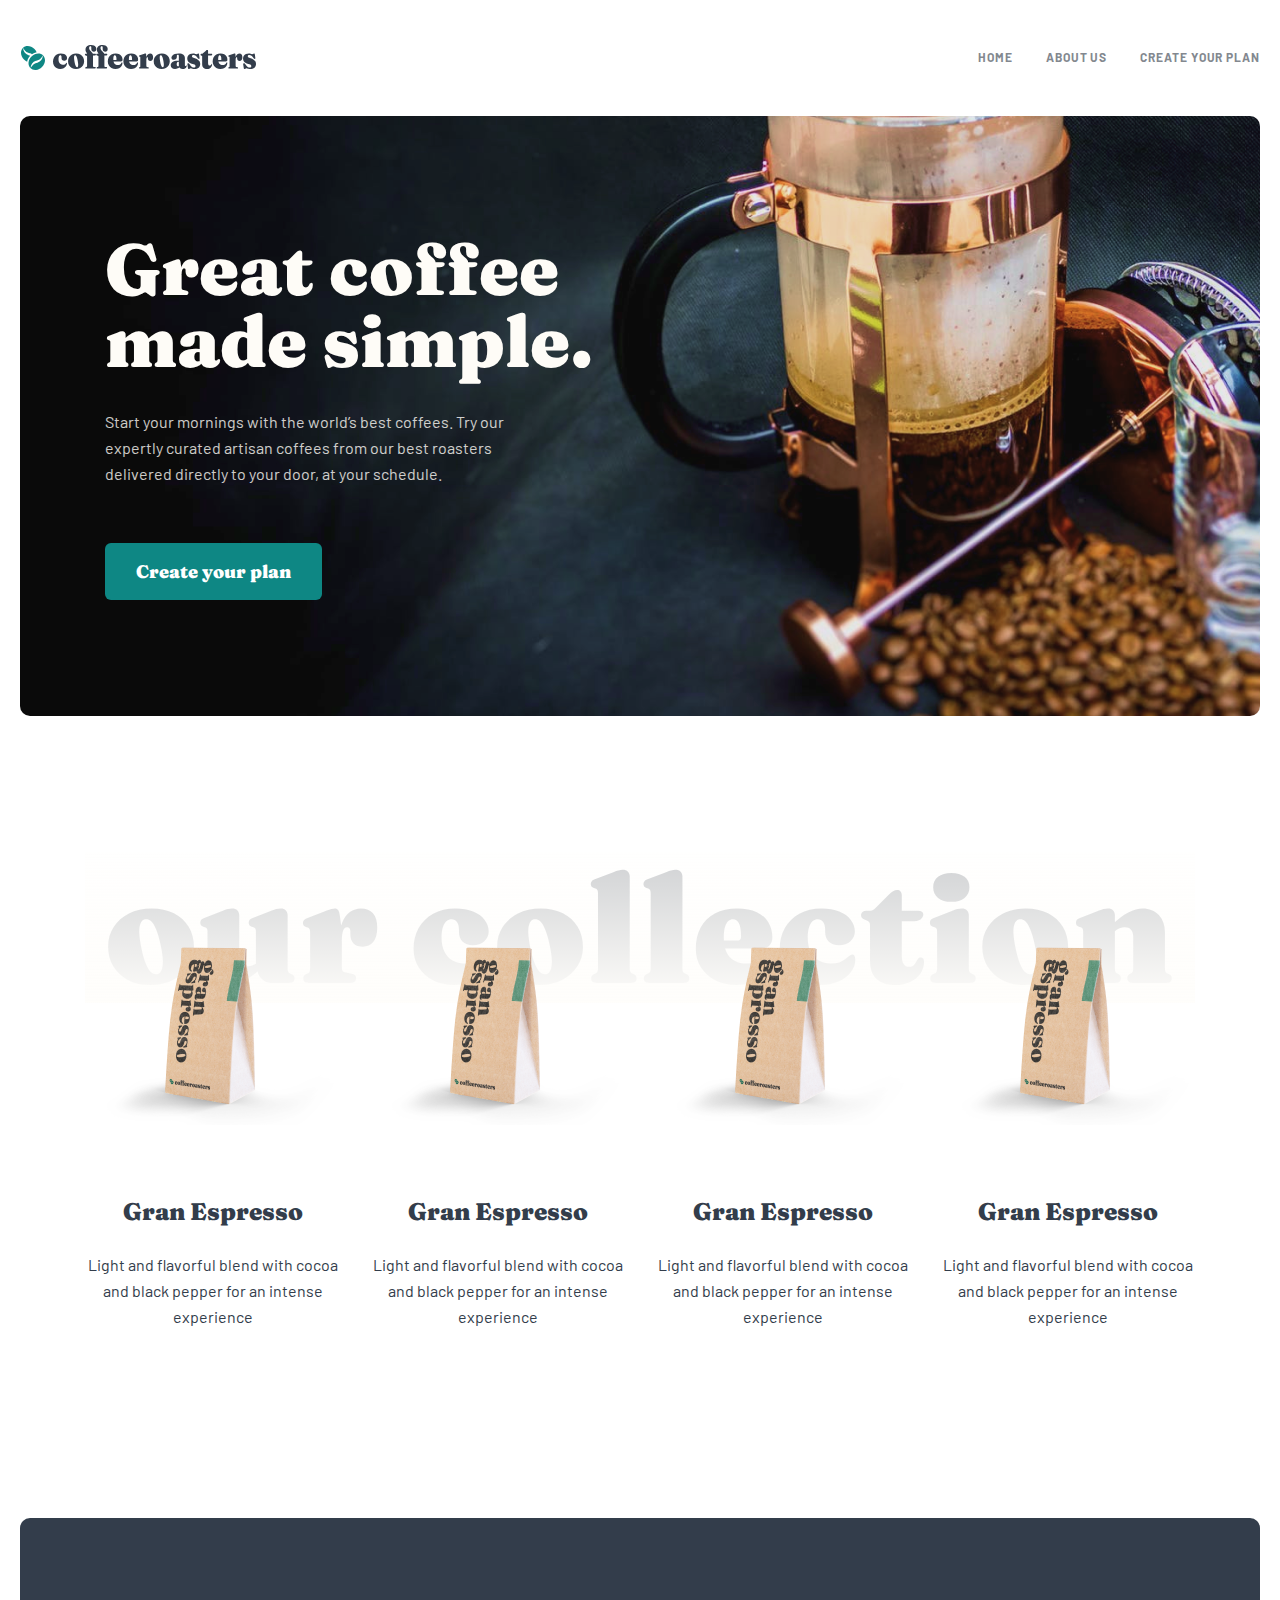
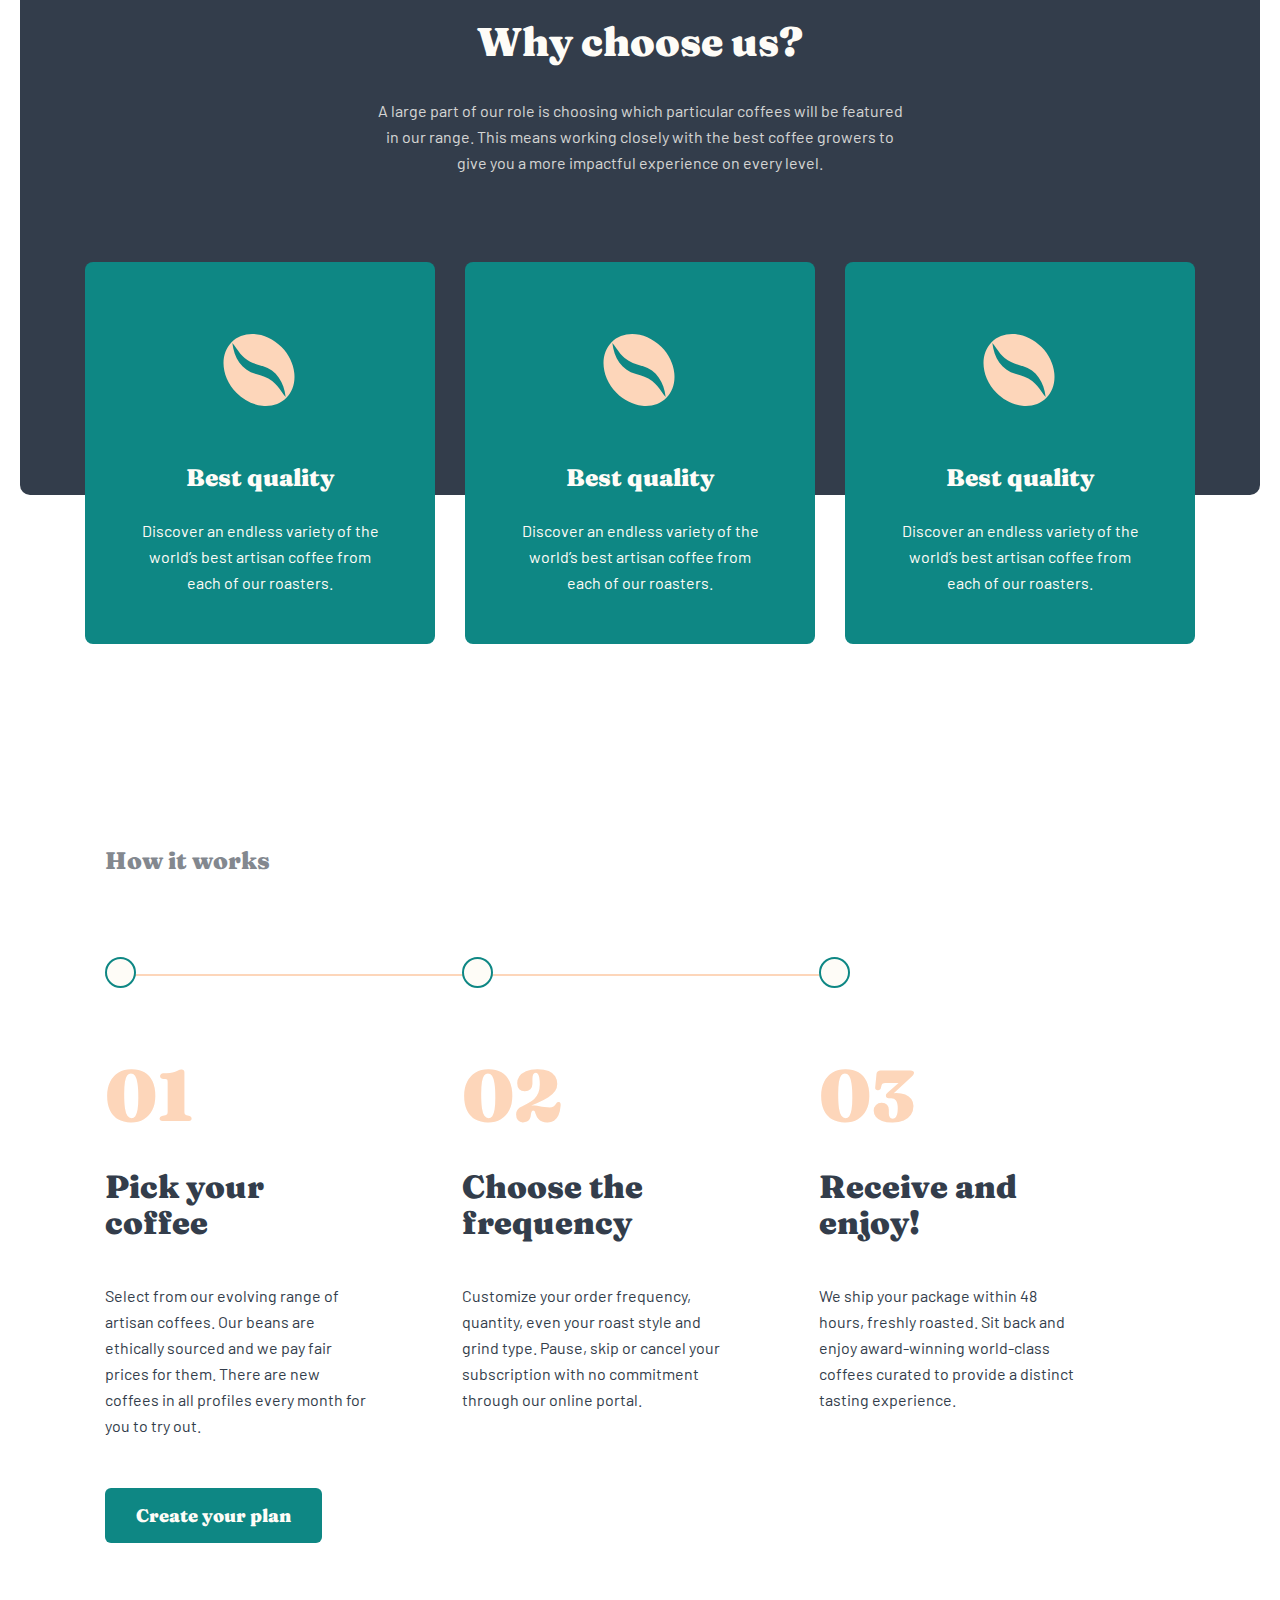
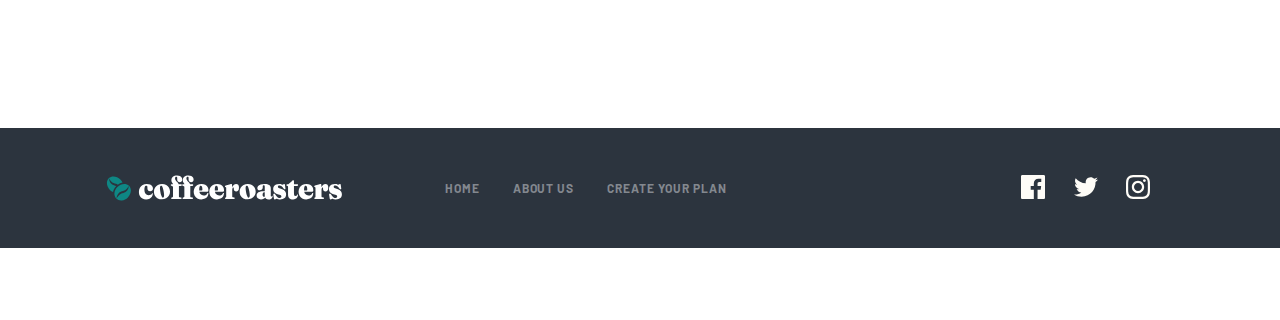
<file: index.html>
<!DOCTYPE html>
<html lang="en">
<head>
    <meta charset="UTF-8">
    <meta http-equiv="X-UA-Compatible" content="IE=edge">
    <meta name="viewport" content="width=device-width, initial-scale=1.0">
    <link rel="stylesheet" href="./css/main.css">
    <title>Coffeeroastery</title>
</head>
<body>
    
    <header class="header">
        <div class="container">

            <div class="inner__container">

                <nav class="nav__bar">

                    <a class="nav__logo" href="./index.html">
                        <img class="nav__logo-img" src="./img/logo-dark.svg" alt="#">
                    </a>

                    <ul class="nav__list">
                        <li class="nav__item"><a class="nav__list-link" href="./index.html">Home</a></li>
                        <li class="nav__item"><a class="nav__list-link" href="./about.html">About us</a></li>
                        <li class="nav__item"><a class="nav__list-link" href="./index.html">Create your plan</a></li>
                    </ul>

                    <button class="nav__list-btn">
                        <img class="nav__list-btn-img" src="./img/burger__nav.svg" alt="#">

                        <!-- <img class="nav__list-x-img" src="./img/burger__x.svg" alt="#"> -->
                    </button>

                </nav>

            </div>

        </div>
    </header>

    <main class="main">
        <section class="container inner__container">

            <div class="main__container">

                <h2 class="main__container-heading">Great coffee made simple.</h2>

                <p class="main__container-text">Start your mornings with the world’s best coffees. Try our expertly curated artisan coffees from our best roasters delivered directly to your door, at your schedule.</p>

                <button class="button">Create your plan</button>

            </div>

        </section>

        <section class="container__middle collection__container"> 

            <div class="our__collection">

                <ul class="collection__list">

                    <li class="collection__item">

                        <img class="collection__img" src="./img/gran-espresso.png" alt="#">

                        <div class="collection__info">
                            <h3 class="info__heading">Gran Espresso</h3>

                            <p class="info__text">Light and flavorful blend with cocoa and black pepper for an intense experience</p>
                        </div>

                    </li>

                    <li class="collection__item">

                        <img class="collection__img" src="./img/gran-espresso.png" alt="#">

                        <div class="collection__info">
                            <h3 class="info__heading">Gran Espresso</h3>

                            <p class="info__text">Light and flavorful blend with cocoa and black pepper for an intense experience</p>
                        </div>

                    </li>
                    <li class="collection__item">

                        <img class="collection__img" src="./img/gran-espresso.png" alt="#">

                        <div class="collection__info">
                            <h3 class="info__heading">Gran Espresso</h3>

                            <p class="info__text">Light and flavorful blend with cocoa and black pepper for an intense experience</p>
                        </div>

                    </li>
                    <li class="collection__item">

                        <img class="collection__img" src="./img/gran-espresso.png" alt="#">

                        <div class="collection__info">
                            <h3 class="info__heading">Gran Espresso</h3>

                            <p class="info__text">Light and flavorful blend with cocoa and black pepper for an intense experience</p>
                        </div>

                    </li>
                </ul>

            </div>

        </section>

        <section class="choice__info container">

            <div class="bottom__content btm__inner-container">

                <div class="choice">

                    <h2 class="choice__heading">Why choose us?</h2>

                    <p class="choice__text">A large part of our role is choosing which particular coffees will be featured in our range. This means working closely with the best coffee growers to give you a more impactful experience on every level.</p>

                    <div class="choice__wrapper">

                        <div class="choice__list1">

                            <div class="choice__list-info">

                                <img class="choice__list-img1" src="./img/coffee-granulas.svg" alt="" width="72" height="72">

                                <div class="list__info-text">

                                    <h2 class="choice__list-heading">Best quality</h2>

                                     <p class="choice__list-text">Discover an endless variety of the world’s best artisan coffee from each of our roasters.</p>

                                </div>
                                

                            </div>
                            
                        </div>

                        <div class="choice__list1">

                            <div class="choice__list-info">

                                <img class="choice__list-img1" src="./img/coffee-granulas.svg" alt="" width="72" height="72">

                                <div class="list__info-text">

                                    <h2 class="choice__list-heading">Best quality</h2>

                                     <p class="choice__list-text">Discover an endless variety of the world’s best artisan coffee from each of our roasters.</p>

                                </div>
                                

                            </div>
                            
                        </div>

                        <div class="choice__list1">

                            <div class="choice__list-info">

                                <img class="choice__list-img1" src="./img/coffee-granulas.svg" alt="" width="72" height="72">

                                <div class="list__info-text">

                                    <h2 class="choice__list-heading">Best quality</h2>

                                     <p class="choice__list-text">Discover an endless variety of the world’s best artisan coffee from each of our roasters.</p>

                                </div>
                                

                            </div>
                            
                        </div>

                    </div>

                </div>

            </div>

        </section>

        <section class="step">
                
            <div class="container step__inner-container">
                
                <div class="step__container">
                    
                    <h2 class="step__heading">How it works</h2>
                    
                    <ol class="step__list">
                        
                        <li class="step__item">
                            
                            <div class="step__icon-wrapper">
                                <span class="step__icon-circle"></span>
                            </div>
                            
                            <div class="step__info-wrapper">
                                
                                <p class="step__number">01</p>
                                
                                <h3 class="step__item-heading">
                                    Pick your coffee
                                </h3>
                                
                                <p class="step__item-text">Select from our evolving range of artisan coffees. Our beans are ethically sourced and we pay fair prices for them. There are new coffees in all profiles every month for you to try out.
                                </p>
                                
                            </div>
                            
                            
                            
                        </li>
                        
                        <li class="step__item">
                            
                            <div class="step__icon-wrapper">
                                <span class="step__icon-circle"></span>
                            </div>
                            
                            <div class="step__info-wrapper">
                                
                                <p class="step__number">02</p>
                                
                                <h3 class="step__item-heading">
                                    Choose the frequency
                                </h3>
                                
                                <p class="step__item-text">Customize your order frequency, quantity, even your roast style and grind type. Pause, skip or cancel your subscription with no commitment through our online portal.
                                </p>
                                
                            </div>
                            
                        </li>
                        
                        <li class="step__item">
                            
                            <div class="step__icon-wrapper">
                                <span class="step__icon-circle"></span>
                            </div>
                            
                            <div class="step__info-wrapper">
                                
                                <p class="step__number">03</p>
                                
                                <h3 class="step__item-heading">
                                    Receive and enjoy!
                                </h3>
                                
                                <p class="step__item-text">We ship your package within 48 hours, freshly roasted. Sit back and enjoy award-winning world-class coffees curated to provide a distinct tasting experience.
                                </p>
                                
                            </div>
                            
                        </li>
                    </ol>
                    
                    <a class="step__link button" href="./plan_creator.html">Create your plan</a>

                </div>
                
            </div>
            
        </section>

    </main>

    <footer class="footer container">
 
            <div class="footer__items">

                <div class="left__footer">
                <a href="./index.html"><img class="footer__logo-img" src="./img/logo-light.svg" alt="#"></a>

                <ul class="footer__list">
                    <li class="footer__list-item"><a class="footer__list-link" href="./index.html">HOME</a></li>
                    <li class="footer__list-item"><a class="footer__list-link" href="./about.html">ABOUT US</a></li>
                    <li class="footer__list-item"><a class="footer__list-link" href="./plan_creator.html">Create your plan</a></li>
                </ul>

            </div>

            <div class="right__footer">
                <a href="#"><img class="footer__social-link" src="./img/facebook-icon.svg" alt="#"></a>
                <a href="#"><img class="footer__social-link" src="./img/twiiter-icon.svg" alt="#"></a>
                <a href="#"><img class="footer__social-link" src="./img/insta-icon.svg" alt="#"></a>
            </div>

            </div>

    </footer>


</body>
</html>
</file>
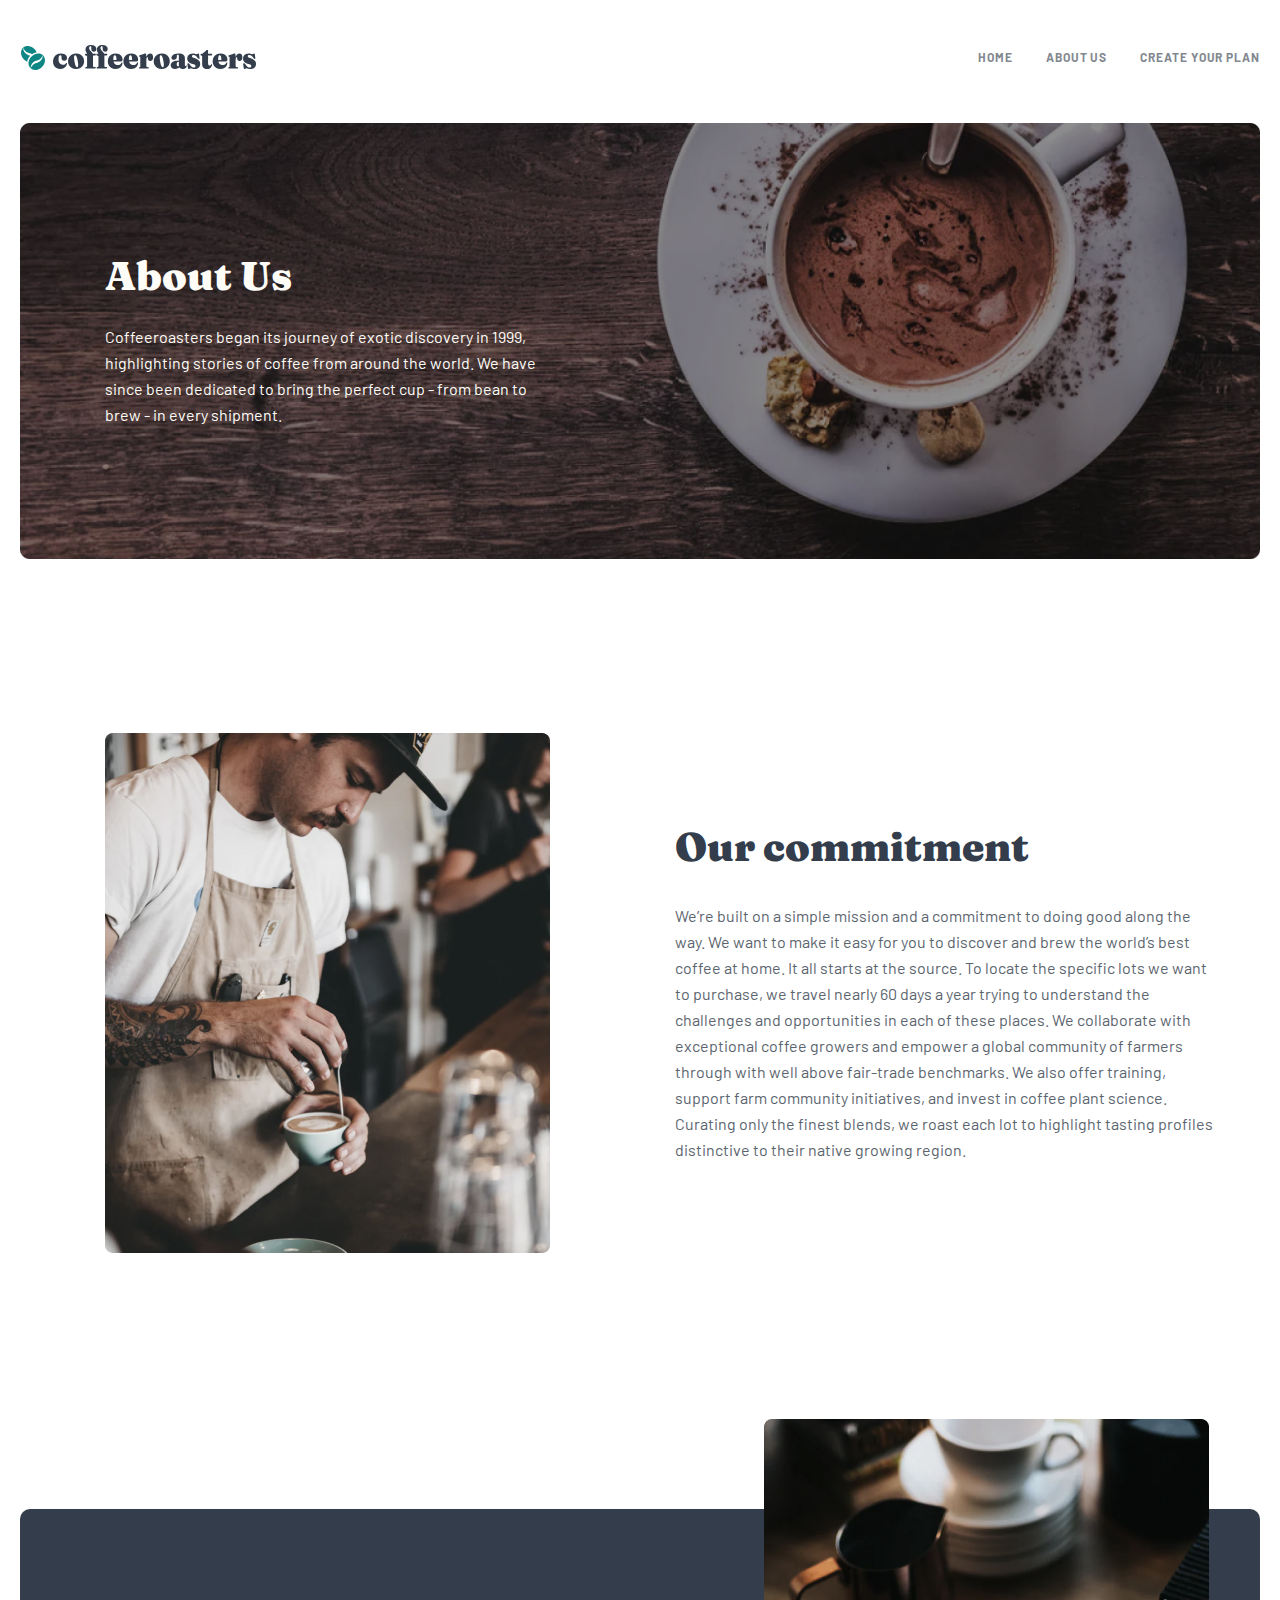
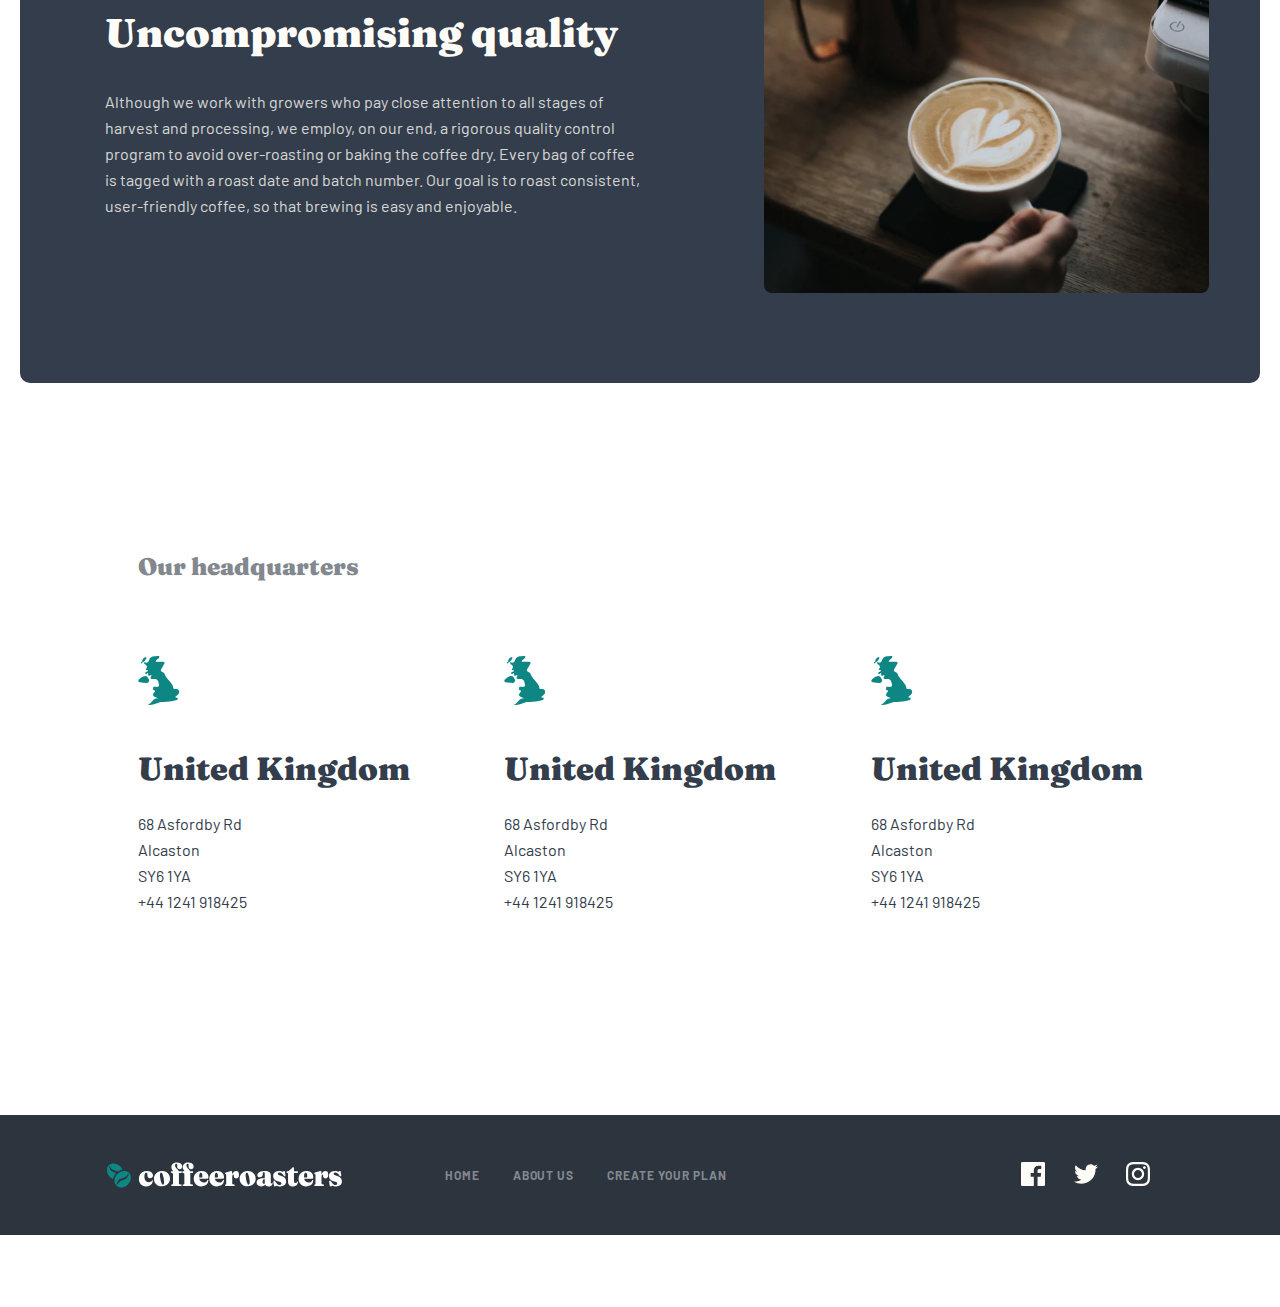
<file: about.html>
<!DOCTYPE html>
<html lang="en">
<head>
    <meta charset="UTF-8">
    <meta http-equiv="X-UA-Compatible" content="IE=edge">
    <meta name="viewport" content="width=device-width, initial-scale=1.0">
    <link rel="stylesheet" href="./css/main.css">
    <title>Abou us</title>
</head>
<body>
    
    <header class="header">
        <div class="container">

            <div class="inner__container">

                <nav class="nav__bar">

                    <a class="nav__logo" href="./index.html">
                        <img class="nav__logo-img" src="./img/logo-dark.svg" alt="#">
                    </a>

                    <ul class="nav__list">
                        <li class="nav__item"><a class="nav__list-link" href="./index.html">Home</a></li>
                        <li class="nav__item"><a class="nav__list-link" href="./index.html">About us</a></li>
                        <li class="nav__item"><a class="nav__list-link" href="./index.html">Create your plan</a></li>
                    </ul>

                    <button class="nav__list-btn">
                        <img class="nav__list-btn-img" src="./img/burger__nav.svg" alt="#">

                        <!-- <img class="nav__list-x-img" src="./img/burger__x.svg" alt="#"> -->
                    </button>

                </nav>

            </div>

        </div>
    </header>

    <main class="main container">

        <section class="top__about">

            <div class="top__about-bg">

                    <h2 class="top__about-heading">About Us</h2>
                    
                    <p class="top__about-text">Coffeeroasters began its journey of exotic discovery in 1999, highlighting stories of coffee from around the world. We have since been dedicated to bring the perfect cup - from bean to brew - in every shipment.</p>

            </div>

        </section>

        <section class="commitment">

            <div class="our__commitment">

                <img class="commit__pic" src="./img/barist.png" alt="#">

                <div class="commit__info">

                    <h2 class="commit__heading">Our commitment</h2>

                    <p class="commit__text">We’re built on a simple mission and a commitment to doing good along the way. We want to make it easy for you to discover and brew the world’s best coffee at home. It all starts at the source. To locate the specific lots we want to purchase, we travel nearly 60 days a year trying to understand the challenges and opportunities in each of these places. We collaborate with exceptional coffee growers and empower a global community of farmers through with well above fair-trade benchmarks. We also offer training, support farm community initiatives, and invest in coffee plant science. Curating only the finest blends, we roast each lot to highlight tasting profiles distinctive to their native growing region.</p>

                </div>

            </div>

        </section>

        <section class="quality">

            <div class="quality__container">

                <div class="quality__info">

                    <h2 class="quality__heading">Uncompromising quality</h2>

                    <p class="quality__text">Although we work with growers who pay close attention to all stages of harvest and processing, we employ, on our end, a rigorous quality control program to avoid over-roasting or baking the coffee dry. Every bag of coffee is tagged with a roast date and batch number. Our goal is to roast consistent, user-friendly coffee, so that brewing is easy and enjoyable.</p>

                </div>

                <img class="quality__img" src="./img/quality.png" alt="#">

            </div>

        </section>

        <section class="headquarters">

            <div class="head__container">

                <h2 class="head__heading">Our headquarters</h2>

                <ol class="head__location">

                    <li class="head__list">

                        <img class="head__loc-img" src="./img/kingdom.svg" alt="#">

                        <h3 class="head__loc-heading">United Kingdom</h3>

                        <ul class="head__list-item">
                            <li class="head__list-item-list">68  Asfordby Rd</li>
                            <li class="head__list-item-list">Alcaston</li>
                            <li class="head__list-item-list">SY6 1YA</li>
                            <li class="head__list-item-list">+44 1241 918425</li>
                        </ul>

                    </li>

                    <li class="head__list">

                        <img class="head__loc-img" src="./img/kingdom.svg" alt="#">

                        <h3 class="head__loc-heading">United Kingdom</h3>

                        <ul class="head__list-item">
                            <li class="head__list-item-list">68  Asfordby Rd</li>
                            <li class="head__list-item-list">Alcaston</li>
                            <li class="head__list-item-list">SY6 1YA</li>
                            <li class="head__list-item-list">+44 1241 918425</li>
                        </ul>

                    </li>

                    <li class="head__list">

                        <img class="head__loc-img" src="./img/kingdom.svg" alt="#">

                        <h3 class="head__loc-heading">United Kingdom</h3>

                        <ul class="head__list-item">
                            <li class="head__list-item-list">68  Asfordby Rd</li>
                            <li class="head__list-item-list">Alcaston</li>
                            <li class="head__list-item-list">SY6 1YA</li>
                            <li class="head__list-item-list">+44 1241 918425</li>
                        </ul>

                    </li>

                </ol>

            </div>

        </section>

    </main>

    <footer class="footer container">
 
        <div class="footer__items">

            <div class="left__footer">
            <a href="./index.html"><img class="footer__logo-img" src="./img/logo-light.svg" alt="#"></a>

            <ul class="footer__list">
                <li class="footer__list-item"><a class="footer__list-link" href="./index.html">HOME</a></li>
                <li class="footer__list-item"><a class="footer__list-link" href="./about.html">ABOUT US</a></li>
                <li class="footer__list-item"><a class="footer__list-link" href="./plan_creator.html">Create your plan</a></li>
            </ul>

        </div>

        <div class="right__footer">
            <a href="#"><img class="footer__social-link" src="./img/facebook-icon.svg" alt="#"></a>
            <a href="#"><img class="footer__social-link" src="./img/twiiter-icon.svg" alt="#"></a>
            <a href="#"><img class="footer__social-link" src="./img/insta-icon.svg" alt="#"></a>
        </div>

        </div>

</footer>

</body>
</html>
</file>
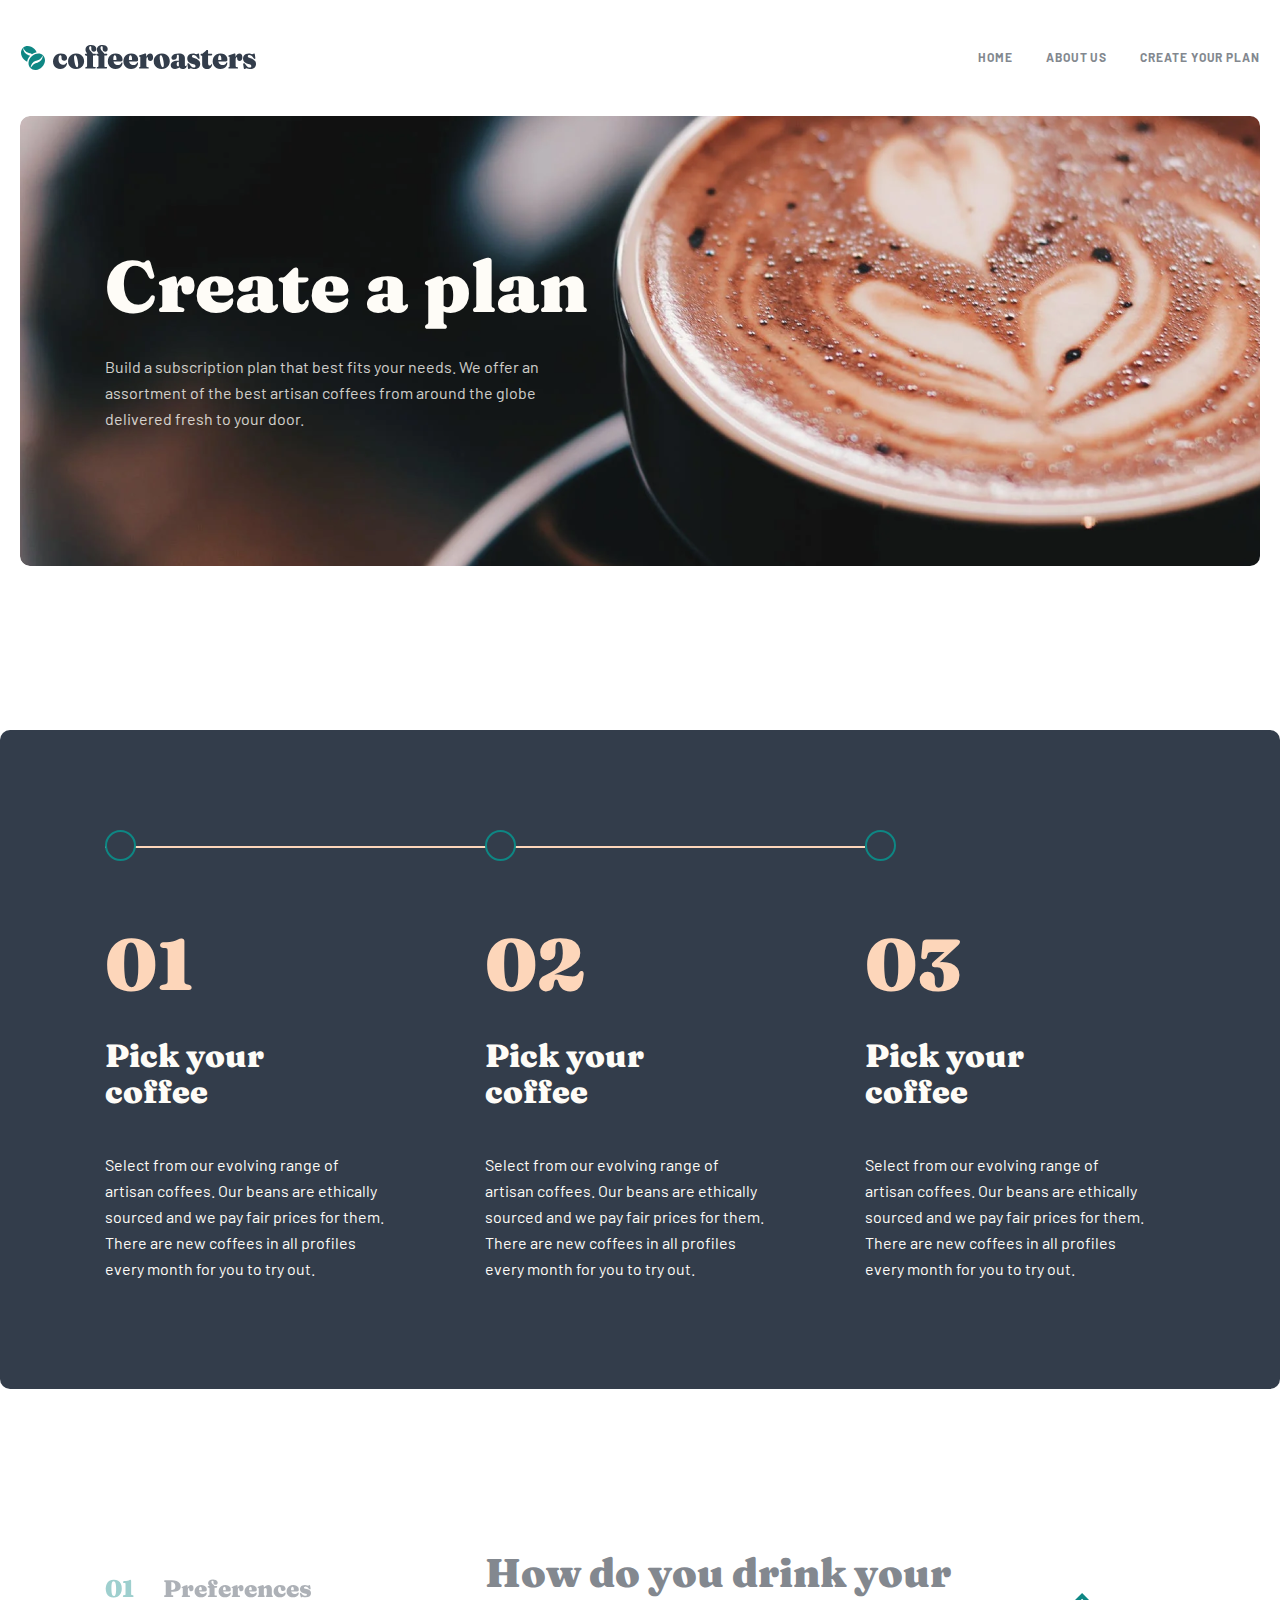
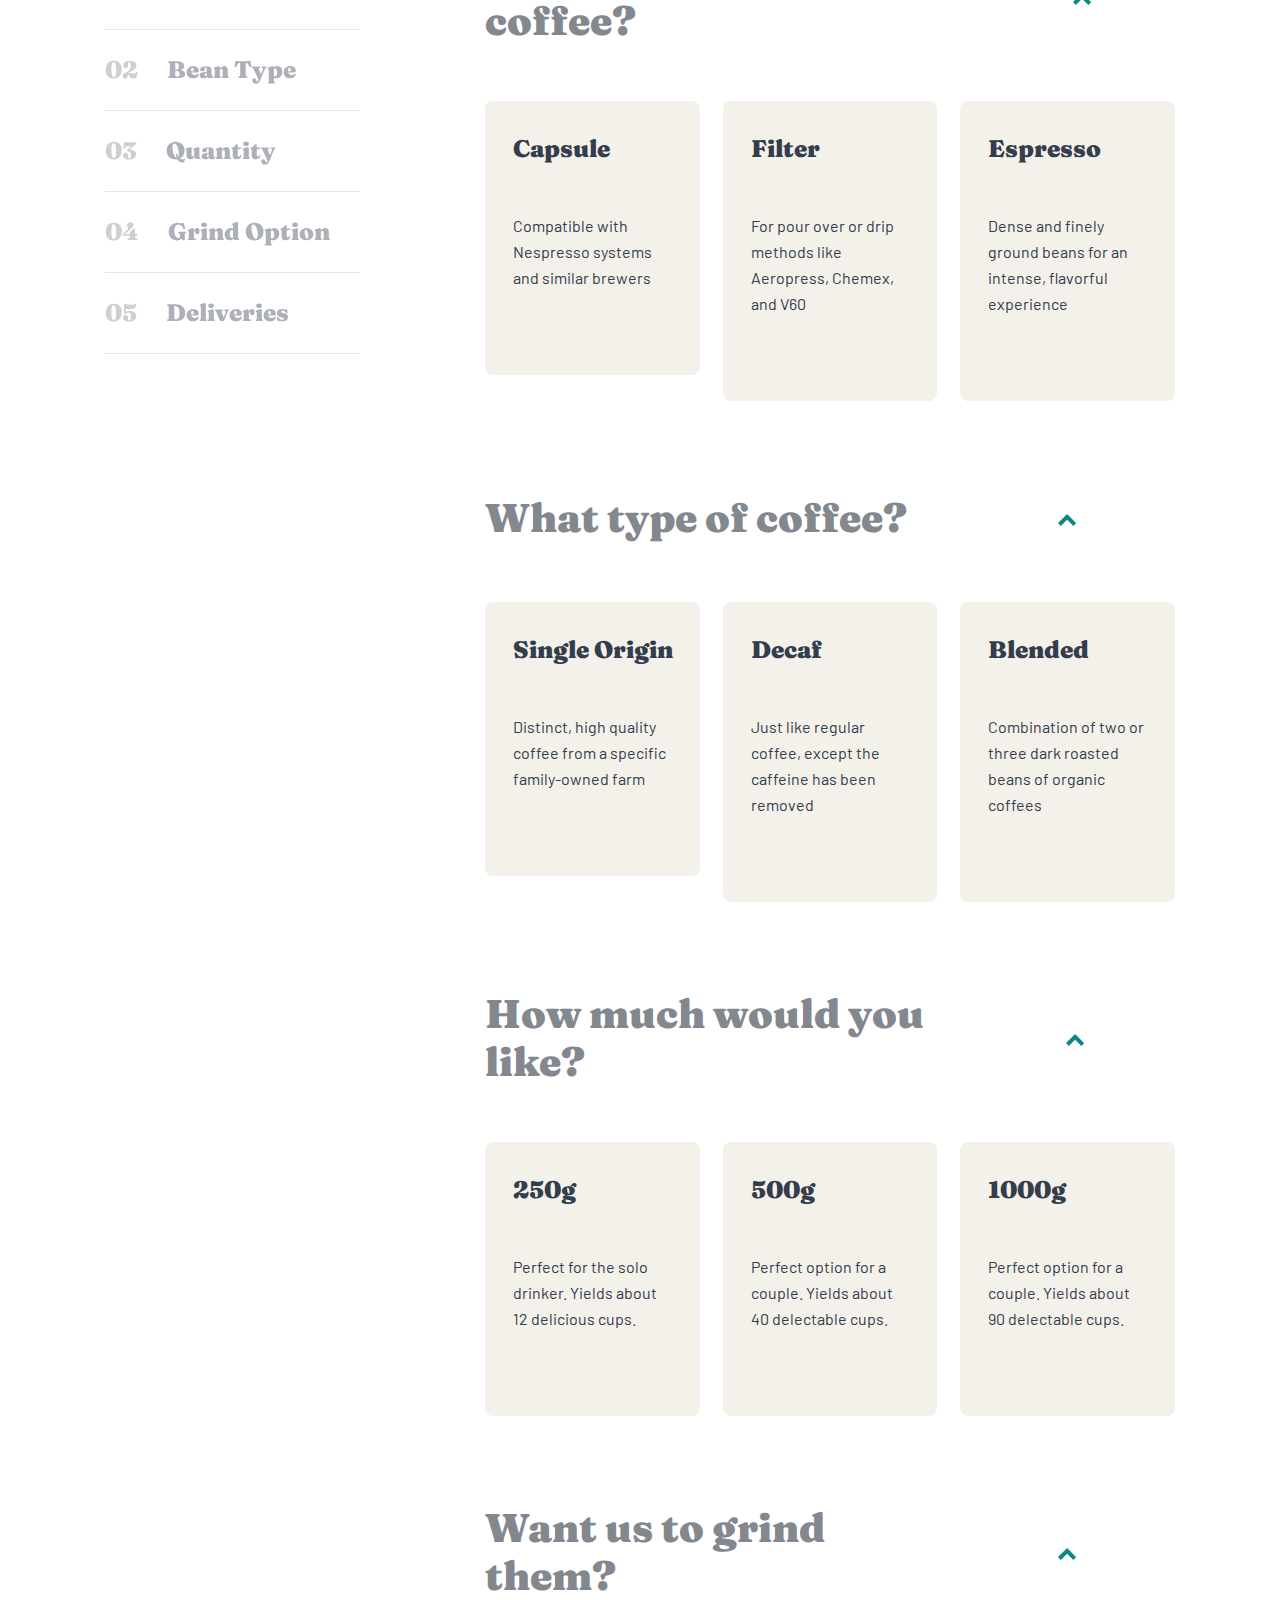
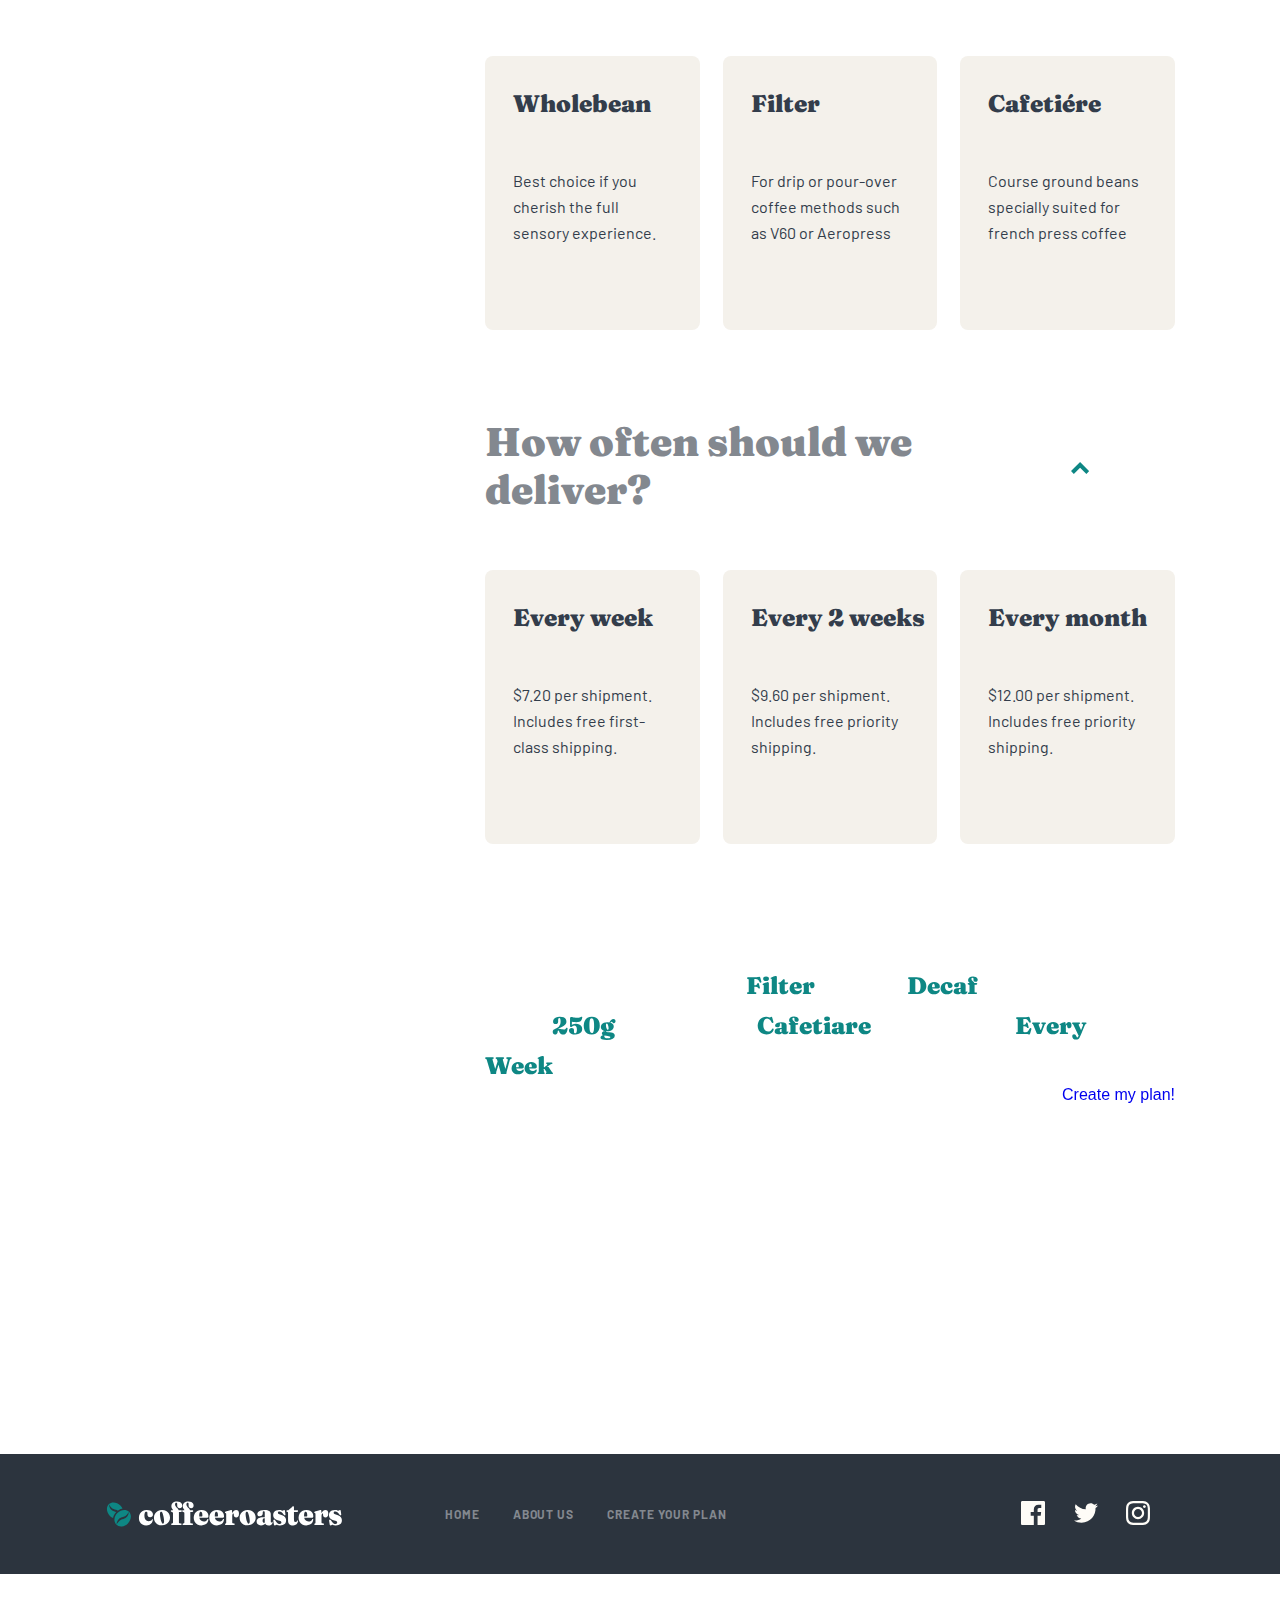
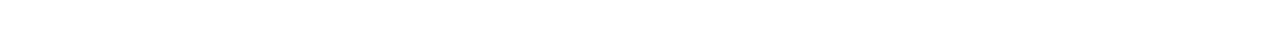
<file: plan__creator.html>
<!DOCTYPE html>
<html lang="en">
<head>
    <meta charset="UTF-8">
    <meta http-equiv="X-UA-Compatible" content="IE=edge">
    <meta name="viewport" content="width=device-width, initial-scale=1.0">
    <link rel="stylesheet" href="./css/main.css">
    <title>Create your plan</title>
</head>
<body>
    
    <header class="header">
        <div class="container">

            <div class="inner__container">

                <nav class="nav__bar">

                    <a class="nav__logo" href="./index.html">
                        <img class="nav__logo-img" src="./img/logo-dark.svg" alt="#">
                    </a>

                    <ul class="nav__list">
                        <li class="nav__item"><a class="nav__list-link" href="./index.html">Home</a></li>
                        <li class="nav__item"><a class="nav__list-link" href="./about.html">About us</a></li>
                        <li class="nav__item"><a class="nav__list-link" href="./plan__creator.html">Create your plan</a></li>
                        
                    </ul>

                    <button class="nav__list-btn">

                        <img class="nav__list-btn-img" src="./img/burger__nav.svg" alt="#">

                        <!-- <img class="nav__list-x-img" src="./img/burger__x.svg" alt="#"> -->
                        
                    </button>

                </nav>

            </div>

        </div>
    </header>

<main class="main">
    
    <section class="plan">
        
        <div class="container">
            
            <div class="create__plan">
                
                <h2 class="plan__heading">Create a plan</h2>
                
                <p class="plan__text">Build a subscription plan that best fits your needs. We offer an assortment of the best artisan coffees from around the globe delivered fresh to your door.</p>
                
            </div>
            
        </div>
        
    </section>
    
    <section class="plan__step container">
        
        <div class="plan__step-container">
            
            <ol class="plan__step-list">
                
                <li class="plan__step-item">
                    
                    <p class="plan__step-num">01</p>
                    
                    <h3 class="plan__step-heading">Pick your coffee</h3>
                    
                    <p class="plan__step-text">Select from our evolving range of artisan coffees. Our beans are ethically sourced and we pay fair prices for them. There are new coffees in all profiles every month for you to try out.</p>
                    
                </li>
                
                <li class="plan__step-item">
                    
                    <p class="plan__step-num">02</p>
                    
                    <h3 class="plan__step-heading">Pick your coffee</h3>
                    
                    <p class="plan__step-text">Select from our evolving range of artisan coffees. Our beans are ethically sourced and we pay fair prices for them. There are new coffees in all profiles every month for you to try out.</p>
                    
                </li>
                
                <li class="plan__step-item">
                    
                    <p class="plan__step-num">03</p>
                    
                    <h3 class="plan__step-heading">Pick your coffee</h3>
                    
                    <p class="plan__step-text">Select from our evolving range of artisan coffees. Our beans are ethically sourced and we pay fair prices for them. There are new coffees in all profiles every month for you to try out.</p>
                    
                </li>
            </ol>
            
        </div>
        
    </section>
    
    <section class="plan__choose container">
        
        <div class="plan__choose-container">
            
            <div class="left__side">
                
                <ul class="left__side-list">
                    
                    <li class="left__side-item">
                        
                        <a class="left__side-list-link" href="#">
                            
                            <p class="list__num num__active">01</p>
                            
                            <p class="list__text">Preferences</p>
                            
                        </a>
                        
                    </li>
                    
                    <li class="left__side-item">
                        
                        <a class="left__side-list-link" href="#">
                            
                            <p class="list__num ">02</p>
                            
                            <p class="list__text">Bean Type</p>
                            
                        </a>
                        
                    </li>
                    
                    <li class="left__side-item">
                        
                        <a class="left__side-list-link" href="#">
                            
                            <p class="list__num ">03</p>
                            
                            <p class="list__text">Quantity</p>
                            
                        </a>
                        
                    </li>
                    
                    <li class="left__side-item">
                        
                        <a class="left__side-list-link" href="#">
                            
                            <p class="list__num ">04</p>
                            
                            <p class="list__text">Grind Option</p>
                            
                        </a>
                        
                    </li>
                    
                    <li class="left__side-item">
                        
                        <a class="left__side-list-link" href="#">
                            
                            <p class="list__num ">05</p>
                            
                            <p class="list__text">Deliveries</p>
                            
                        </a>
                        
                    </li>
                    
                </ul>
                
            </div>
            
            <div class="right__side">
                
                <ul class="plan__r-list">
                    
                    <li class="plan__r-item">
                        
                        <div class="plan__r-top">
                            
                            <h2 class="plan__r-heading">How do you drink your coffee?</h2>
                            
                            <button class="plan__r-btn">
                                
                                <img class="plan__r-img" src="./img/up_arrow.svg" alt="#" width="18"
                                height="12">
                                
                            </button>
                            
                        </div>
                        
                        <form class="plan__form" action="https://echo.htmlacademy.ru/" method="post">
                            
                            <label class="plan__label">
                                
                                <input class="plan__input" type="radio" name="coffee_type" value="Capsule">
                                
                                <span class="plan__input-span">
                                    
                                    <span class="plan__span-heading">Capsule</span>
                                    
                                    <span class="plan__span-text">Compatible with Nespresso systems and similar brewers</span>
                                    
                                </span>
                                
                            </label>
                            
                            <label class="plan__label">
                                
                                <input class="plan__input" type="radio" name="coffee_type" value="Capsule">
                                
                                <span class="plan__input-span">
                                    
                                    <span class="plan__span-heading">Filter</span>
                                    
                                    <span class="plan__span-text">For pour over or drip methods like Aeropress, Chemex, and V60</span>
                                    
                                </span>
                                
                            </label>
                            
                            <label class="plan__label">
                                
                                <input class="plan__input" type="radio" name="coffee_type" value="Capsule">
                                
                                <span class="plan__input-span">
                                    
                                    <span class="plan__span-heading">Espresso</span>
                                    
                                    <span class="plan__span-text">Dense and finely ground beans for an intense, flavorful experience</span>
                                    
                                </span>
                                
                            </label>
                        </form>
                        
                    </li>
                    
                    <li class="plan__r-item">
                        
                        <div class="plan__r-top">
                            
                            <h2 class="plan__r-heading">What type of coffee?</h2>
                            
                            <button class="plan__r-btn">
                                
                                <img class="plan__r-img" src="./img/up_arrow.svg" alt="#" width="18"
                                height="12">
                                
                            </button>
                            
                        </div>
                        
                        <form class="plan__form" action="https://echo.htmlacademy.ru/" method="post">
                            
                            <label class="plan__label">
                                
                                <input class="plan__input" type="radio" name="coffee_type" value="Capsule">
                                
                                <span class="plan__input-span">
                                    
                                    <span class="plan__span-heading">Single Origin</span>
                                    
                                    <span class="plan__span-text">Distinct, high quality coffee from a specific family-owned farm</span>
                                    
                                </span>
                                
                            </label>
                            
                            <label class="plan__label">
                                
                                <input class="plan__input" type="radio" name="coffee_type" value="Capsule">
                                
                                <span class="plan__input-span">
                                    
                                    <span class="plan__span-heading">Decaf</span>
                                    
                                    <span class="plan__span-text">Just like regular coffee, except the caffeine has been removed</span>
                                    
                                </span>
                                
                            </label>
                            
                            <label class="plan__label">
                                
                                <input class="plan__input" type="radio" name="coffee_type" value="Capsule">
                                
                                <span class="plan__input-span">
                                    
                                    <span class="plan__span-heading">Blended</span>
                                    
                                    <span class="plan__span-text">Combination of two or three dark roasted beans of organic coffees</span>
                                    
                                </span>
                                
                            </label>
                        </form>
                        
                    </li>
                    
                    <li class="plan__r-item">
                        
                        <div class="plan__r-top">
                            
                            <h2 class="plan__r-heading">How much would you like?</h2>
                            
                            <button class="plan__r-btn">
                                
                                <img class="plan__r-img" src="./img/up_arrow.svg" alt="#" width="18"
                                height="12">
                                
                            </button>
                            
                        </div>
                        
                        <form class="plan__form" action="https://echo.htmlacademy.ru/" method="post">
                            
                            <label class="plan__label">
                                
                                <input class="plan__input" type="radio" name="coffee_type" value="Capsule">
                                
                                <span class="plan__input-span">
                                    
                                    <span class="plan__span-heading">250g</span>
                                    
                                    <span class="plan__span-text">Perfect for the solo drinker. Yields about 12 delicious cups.</span>
                                    
                                </span>
                                
                            </label>
                            
                            <label class="plan__label">
                                
                                <input class="plan__input" type="radio" name="coffee_type" value="Capsule">
                                
                                <span class="plan__input-span">
                                    
                                    <span class="plan__span-heading">500g</span>
                                    
                                    <span class="plan__span-text">Perfect option for a couple. Yields about 40 delectable cups.</span>
                                    
                                </span>
                                
                            </label>
                            
                            <label class="plan__label">
                                
                                <input class="plan__input" type="radio" name="coffee_type" value="Capsule">
                                
                                <span class="plan__input-span">
                                    
                                    <span class="plan__span-heading">1000g</span>
                                    
                                    <span class="plan__span-text">Perfect option for a couple. Yields about 90 delectable cups.</span>
                                    
                                </span>
                                
                            </label>
                        </form>
                        
                    </li>
                    
                    <li class="plan__r-item">
                        
                        <div class="plan__r-top">
                            
                            <h2 class="plan__r-heading">Want us to grind them?</h2>
                            
                            <button class="plan__r-btn">
                                
                                <img class="plan__r-img" src="./img/up_arrow.svg" alt="#" width="18"
                                height="12">
                                
                            </button>
                            
                        </div>
                        
                        <form class="plan__form" action="https://echo.htmlacademy.ru/" method="post">
                            
                            <label class="plan__label">
                                
                                <input class="plan__input" type="radio" name="coffee_type" value="Capsule">
                                
                                <span class="plan__input-span">
                                    
                                    <span class="plan__span-heading">Wholebean</span>
                                    
                                    <span class="plan__span-text">Best choice if you cherish the full sensory experience.</span>
                                    
                                </span>
                                
                            </label>
                            
                            <label class="plan__label">
                                
                                <input class="plan__input" type="radio" name="coffee_type" value="Capsule">
                                
                                <span class="plan__input-span">
                                    
                                    <span class="plan__span-heading">Filter</span>
                                    
                                    <span class="plan__span-text">For drip or pour-over coffee methods such as V60 or Aeropress</span>
                                    
                                </span>
                                
                            </label>
                            
                            <label class="plan__label">
                                
                                <input class="plan__input" type="radio" name="coffee_type" value="Capsule">
                                
                                <span class="plan__input-span">
                                    
                                    <span class="plan__span-heading">Cafetiére</span>
                                    
                                    <span class="plan__span-text">Course ground beans specially suited for french press coffee</span>
                                    
                                </span>
                                
                            </label>
                        </form>
                        
                    </li>
                    
                    <li class="plan__r-item">
                        
                        <div class="plan__r-top">
                            
                            <h2 class="plan__r-heading">How often should we deliver?</h2>
                            
                            <button class="plan__r-btn">
                                
                                <img class="plan__r-img" src="./img/up_arrow.svg" alt="#" width="18"
                                height="12">
                                
                            </button>
                            
                        </div>
                        
                        <form class="plan__form" action="https://echo.htmlacademy.ru/" method="post">
                            
                            <label class="plan__label">
                                
                                <input class="plan__input" type="radio" name="coffee_type" value="Capsule">
                                
                                <span class="plan__input-span">
                                    
                                    <span class="plan__span-heading">Every week</span>
                                    
                                    <span class="plan__span-text">$7.20 per shipment. Includes free first-class shipping.</span>
                                    
                                </span>
                                
                            </label>
                            
                            <label class="plan__label">
                                
                                <input class="plan__input" type="radio" name="coffee_type" value="Capsule">
                                
                                <span class="plan__input-span">
                                    
                                    <span class="plan__span-heading">Every 2 weeks</span>
                                    
                                    <span class="plan__span-text">$9.60 per shipment. Includes free priority shipping.</span>
                                    
                                </span>
                                
                            </label>
                            
                            <label class="plan__label">
                                
                                <input class="plan__input" type="radio" name="coffee_type" value="Capsule">
                                
                                <span class="plan__input-span">
                                    
                                    <span class="plan__span-heading">Every month</span>
                                    
                                    <span class="plan__span-text">$12.00 per shipment. Includes free priority shipping.</span>
                                    
                                </span>
                                
                            </label>
                        </form>
                        
                    </li>
                    
                </ul>
                
                <div class="order__summary">
                    
                    <p class="order__heading">Order Summary</p>
                    
                    <p class="order__text">“I drink my coffee as <span class="order__color">Filter</span>, with a <span class="order__color">Decaf</span> type of bean.<span class="order__color">250g</span> ground ala <span class="order__color">Cafetiare</span>, sent to me <span class="order__color">Every Week</span>.”</p>
                    
                    <a class="plan__creator-btn button" href="#">Create my plan!</a>
                    
                </div>
                
            </div>
            
        </div>
        
    </section>
    
</main>

    <footer class="footer container">
 
        <div class="footer__items">

            <div class="left__footer">
            <a href="./index.html"><img class="footer__logo-img" src="./img/logo-light.svg" alt="#"></a>

            <ul class="footer__list">
                <li class="footer__list-item"><a class="footer__list-link" href="./index.html">HOME</a></li>
                <li class="footer__list-item"><a class="footer__list-link" href="./about.html">ABOUT US</a></li>
                <li class="footer__list-item"><a class="footer__list-link" href="./plan_creator.html">Create your plan</a></li>
            </ul>

        </div>

        <div class="right__footer">
            <a href="#"><img class="footer__social-link" src="./img/facebook-icon.svg" alt="#"></a>
            <a href="#"><img class="footer__social-link" src="./img/twiiter-icon.svg" alt="#"></a>
            <a href="#"><img class="footer__social-link" src="./img/insta-icon.svg" alt="#"></a>
        </div>

        </div>

    </footer>

</body>
</html>
</file>
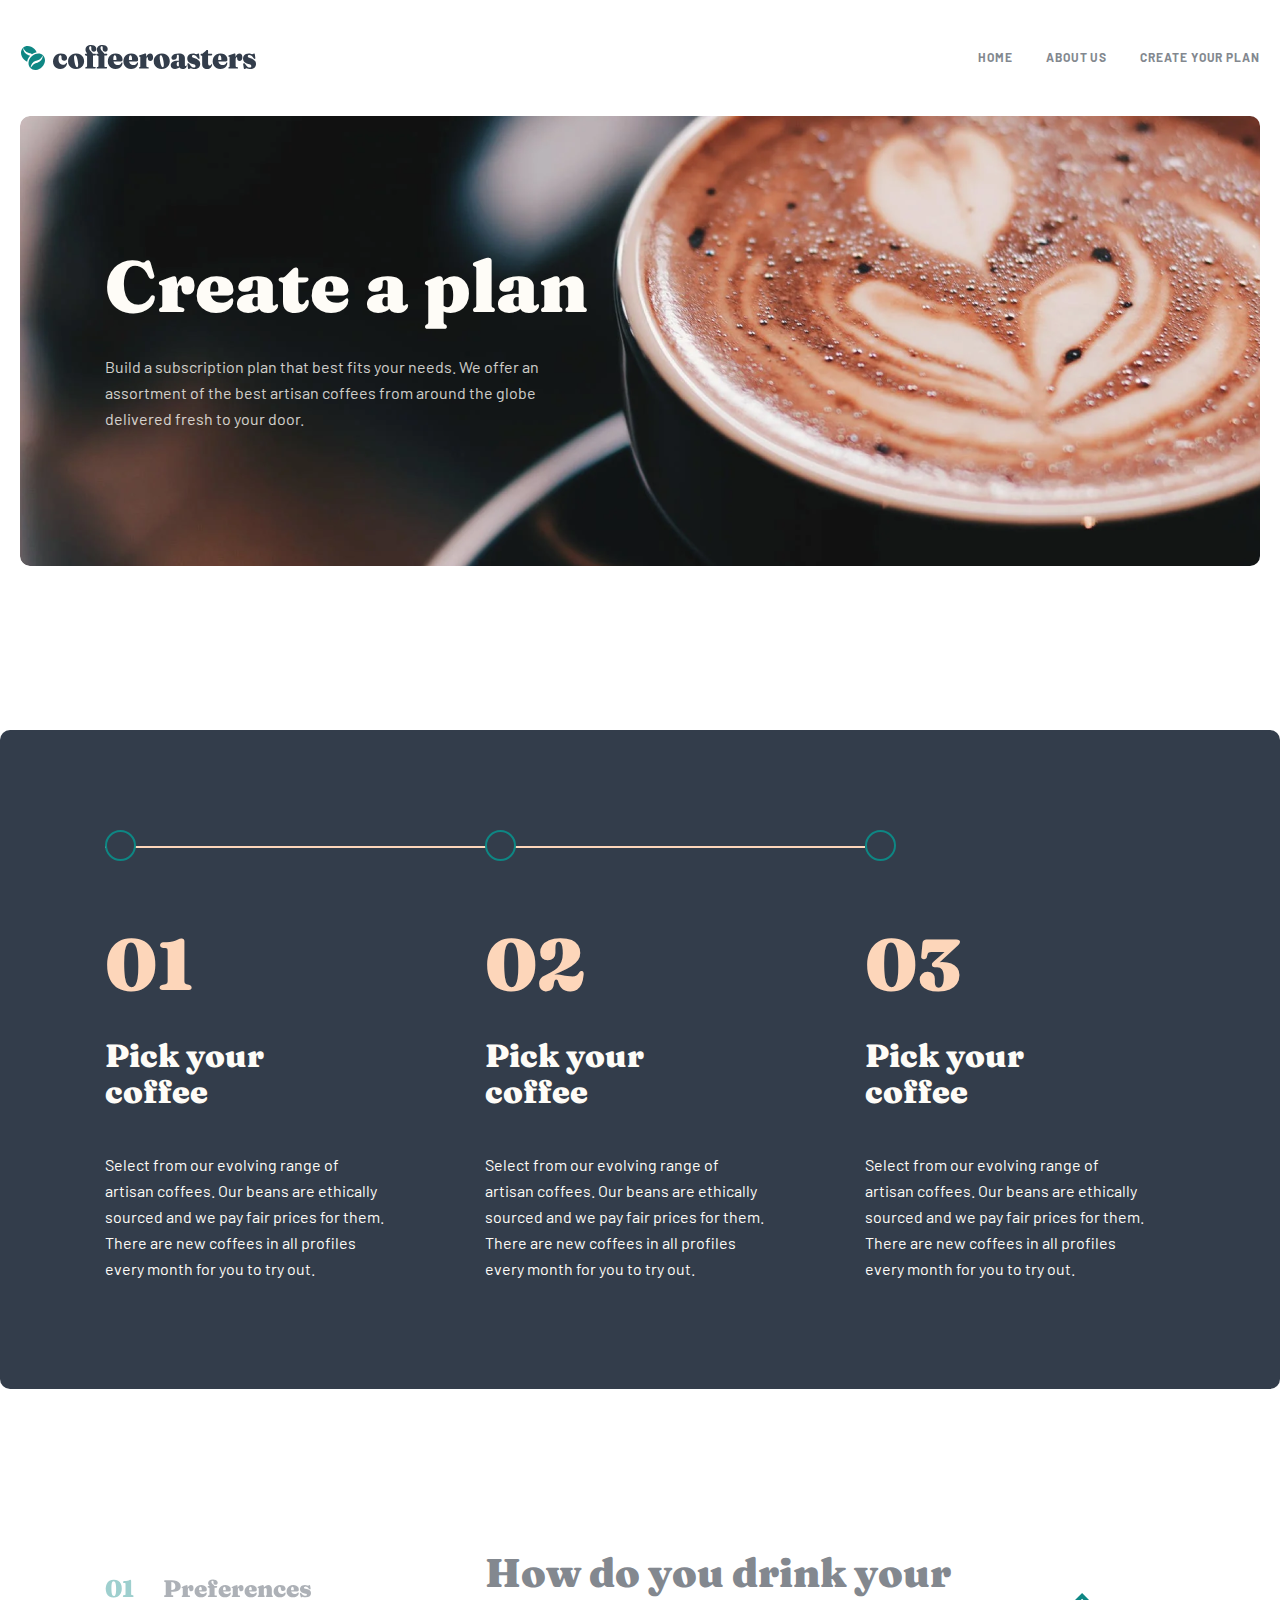
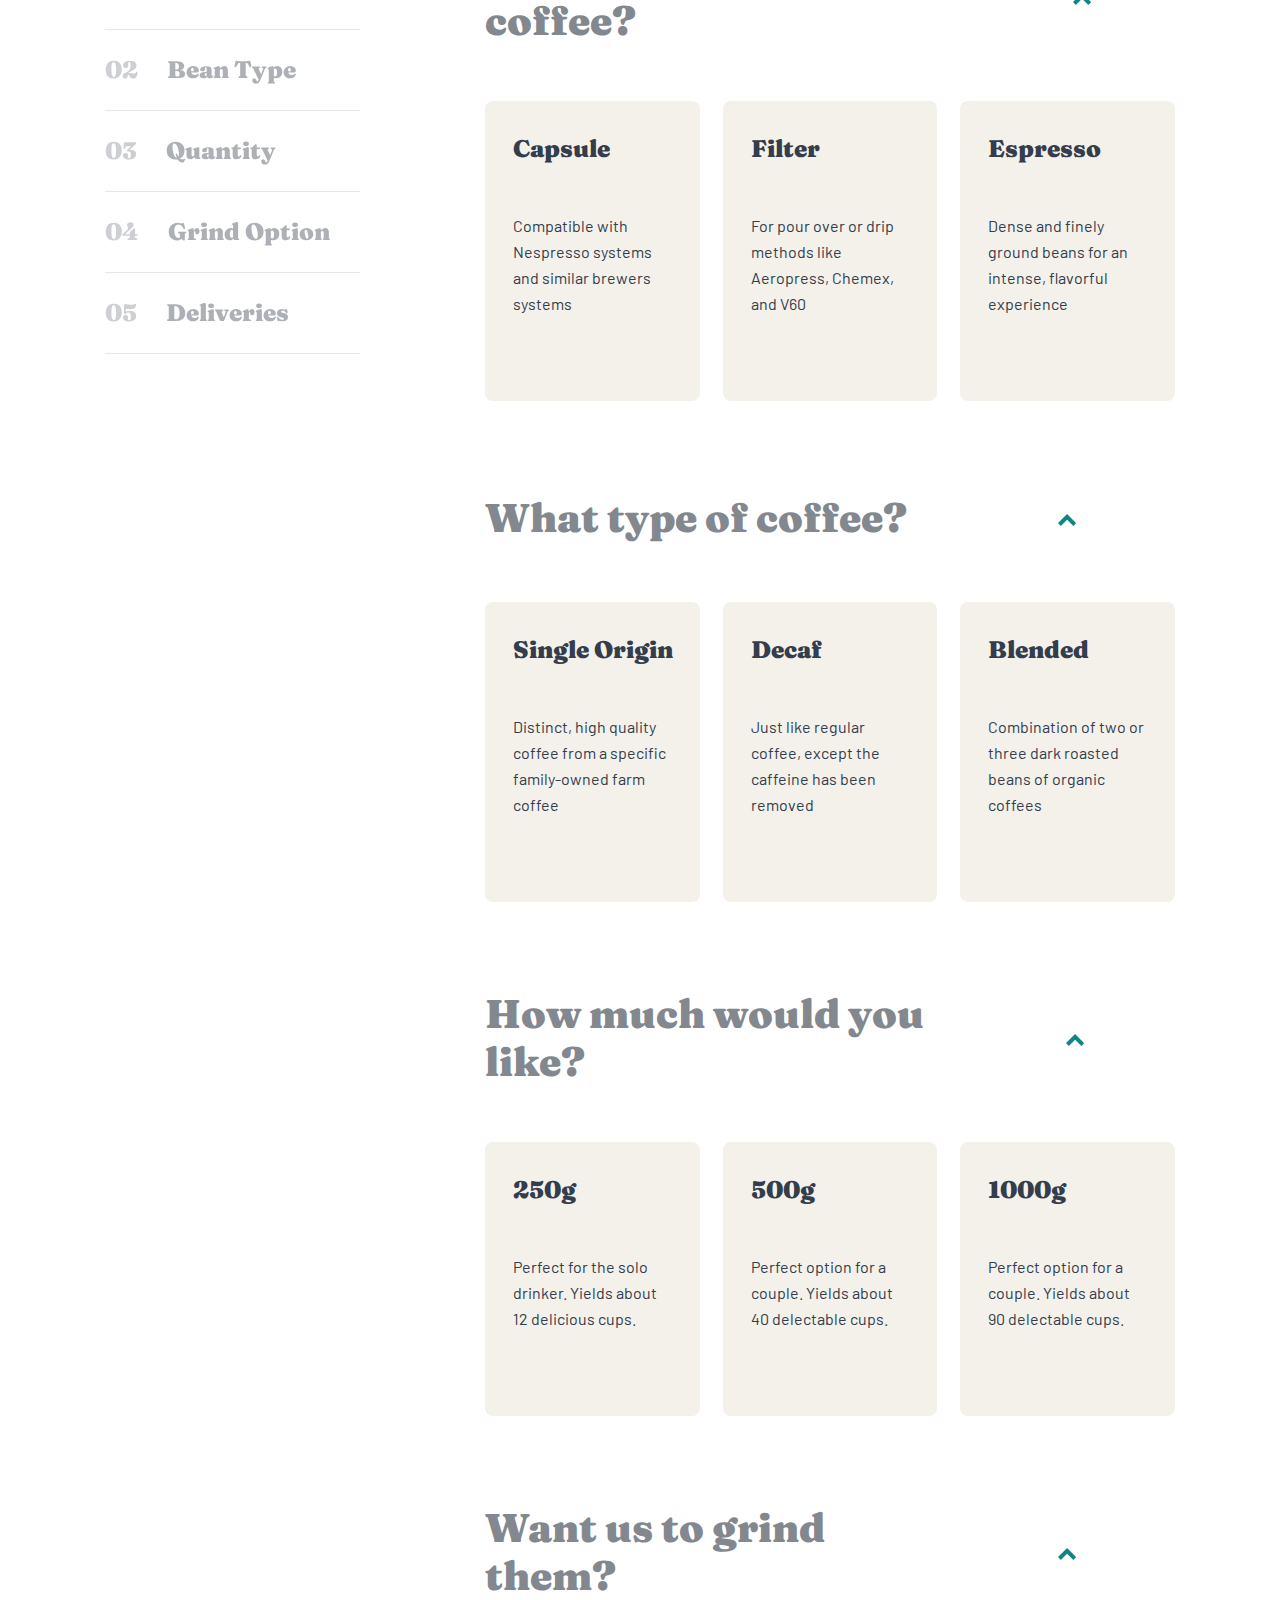
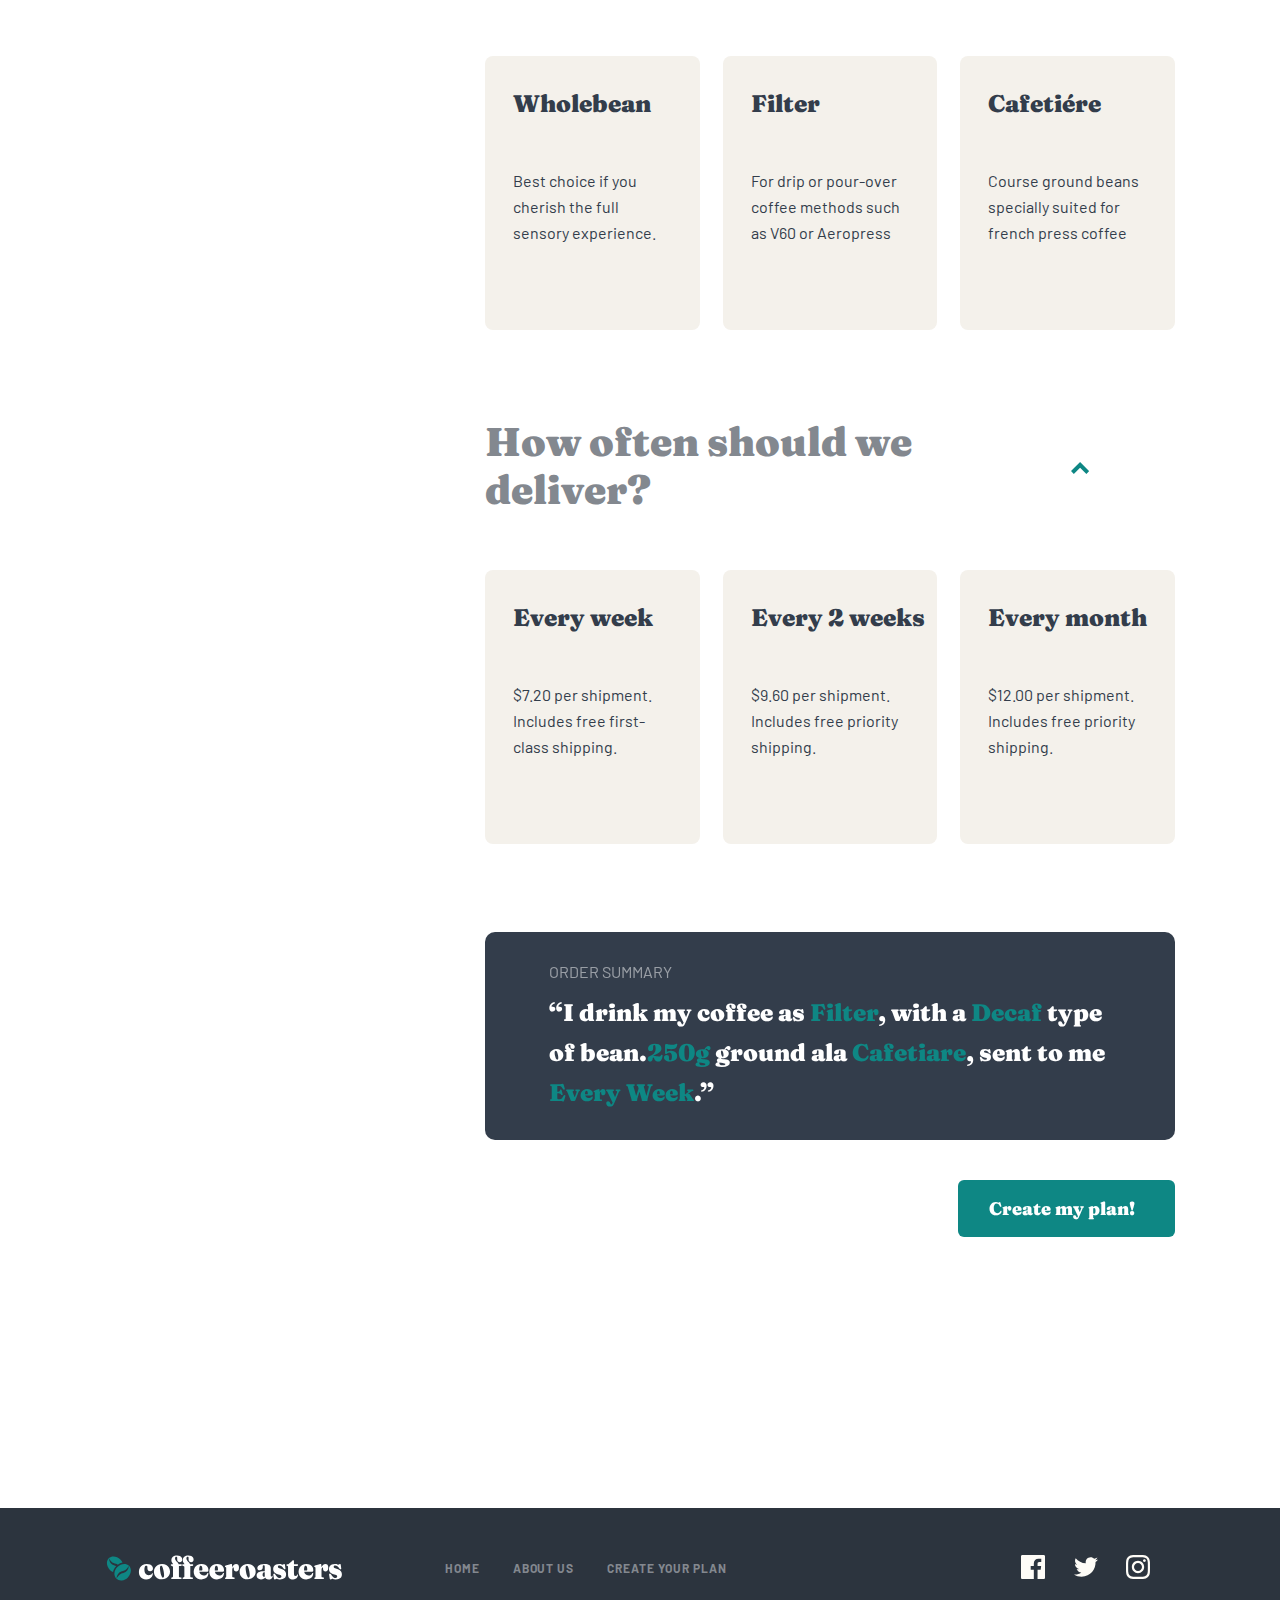
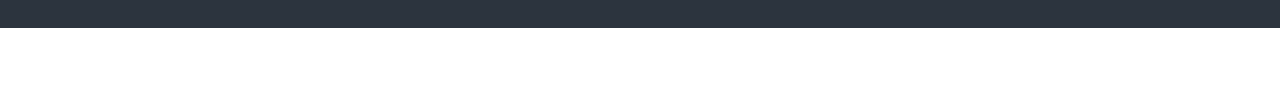
<file: plan_creator.html>
<!DOCTYPE html>
<html lang="en">
<head>
    <meta charset="UTF-8">
    <meta http-equiv="X-UA-Compatible" content="IE=edge">
    <meta name="viewport" content="width=device-width, initial-scale=1.0">
    <link rel="stylesheet" href="./css/main.css">
    <title>Create your plan</title>
</head>
<body>
    
    <header class="header">
        <div class="container">

            <div class="inner__container">

                <nav class="nav__bar">

                    <a class="nav__logo" href="./index.html">
                        <img class="nav__logo-img" src="./img/logo-dark.svg" alt="#">
                    </a>

                    <ul class="nav__list">
                        <li class="nav__item"><a class="nav__list-link" href="./index.html">Home</a></li>
                        <li class="nav__item"><a class="nav__list-link" href="./about.html">About us</a></li>
                        <li class="nav__item"><a class="nav__list-link" href="./plan_creator.html">Create your plan</a></li>
                        
                    </ul>

                    <button class="nav__list-btn">

                        <img class="nav__list-btn-img" src="./img/burger__nav.svg" alt="#">

                        <!-- <img class="nav__list-x-img" src="./img/burger__x.svg" alt="#"> -->
                        
                    </button>

                </nav>

            </div>

        </div>
    </header>

<main class="main">
    
    <section class="plan">
        
        <div class="container">
            
            <div class="create__plan">
                
                <h2 class="plan__heading">Create a plan</h2>
                
                <p class="plan__text">Build a subscription plan that best fits your needs. We offer an assortment of the best artisan coffees from around the globe delivered fresh to your door.</p>
                
            </div>
            
        </div>
        
    </section>
    
    <section class="plan__step container">
        
        <div class="plan__step-container">
            
            <ol class="plan__step-list">
                
                <li class="plan__step-item">
                    
                    <p class="plan__step-num">01</p>
                    
                    <h3 class="plan__step-heading">Pick your coffee</h3>
                    
                    <p class="plan__step-text">Select from our evolving range of artisan coffees. Our beans are ethically sourced and we pay fair prices for them. There are new coffees in all profiles every month for you to try out.</p>
                    
                </li>
                
                <li class="plan__step-item">
                    
                    <p class="plan__step-num">02</p>
                    
                    <h3 class="plan__step-heading">Pick your coffee</h3>
                    
                    <p class="plan__step-text">Select from our evolving range of artisan coffees. Our beans are ethically sourced and we pay fair prices for them. There are new coffees in all profiles every month for you to try out.</p>
                    
                </li>
                
                <li class="plan__step-item">
                    
                    <p class="plan__step-num">03</p>
                    
                    <h3 class="plan__step-heading">Pick your coffee</h3>
                    
                    <p class="plan__step-text">Select from our evolving range of artisan coffees. Our beans are ethically sourced and we pay fair prices for them. There are new coffees in all profiles every month for you to try out.</p>
                    
                </li>
            </ol>
            
        </div>
        
    </section>
    
    <section class="plan__choose container">
        
        <div class="plan__choose-container">
            
            <div class="left__side">
                
                <ul class="left__side-list">
                    
                    <li class="left__side-item">
                        
                        <a class="left__side-list-link" href="#">
                            
                            <p class="list__num num__active">01</p>
                            
                            <p class="list__text">Preferences</p>
                            
                        </a>
                        
                    </li>
                    
                    <li class="left__side-item">
                        
                        <a class="left__side-list-link" href="#">
                            
                            <p class="list__num ">02</p>
                            
                            <p class="list__text">Bean Type</p>
                            
                        </a>
                        
                    </li>
                    
                    <li class="left__side-item">
                        
                        <a class="left__side-list-link" href="#">
                            
                            <p class="list__num ">03</p>
                            
                            <p class="list__text">Quantity</p>
                            
                        </a>
                        
                    </li>
                    
                    <li class="left__side-item">
                        
                        <a class="left__side-list-link" href="#">
                            
                            <p class="list__num ">04</p>
                            
                            <p class="list__text">Grind Option</p>
                            
                        </a>
                        
                    </li>
                    
                    <li class="left__side-item">
                        
                        <a class="left__side-list-link" href="#">
                            
                            <p class="list__num ">05</p>
                            
                            <p class="list__text">Deliveries</p>
                            
                        </a>
                        
                    </li>
                    
                </ul>
                
            </div>
            
            <div class="right__side">
                
                <ul class="plan__r-list">
                    
                    <li class="plan__r-item">
                        
                        <div class="plan__r-top">
                            
                            <h2 class="plan__r-heading">How do you drink your coffee?</h2>
                            
                            <button class="plan__r-btn">
                                
                                <img class="plan__r-img" src="./img/up_arrow.svg" alt="#" width="18"
                                height="12">
                                
                            </button>
                            
                        </div>
                        
                        <form class="plan__form" action="https://echo.htmlacademy.ru/" method="post">
                            
                            <label class="plan__label">
                                
                                <input class="plan__input" type="radio" name="coffee_type" value="Capsule">
                                
                                <span class="plan__input-span">
                                    
                                    <span class="plan__span-heading">Capsule</span>
                                    
                                    <span class="plan__span-text">Compatible with Nespresso systems and similar brewers systems</span>
                                    
                                </span>
                                
                            </label>
                            
                            <label class="plan__label">
                                
                                <input class="plan__input" type="radio" name="coffee_type" value="Capsule">
                                
                                <span class="plan__input-span">
                                    
                                    <span class="plan__span-heading">Filter</span>
                                    
                                    <span class="plan__span-text">For pour over or drip methods like Aeropress, Chemex, and V60</span>
                                    
                                </span>
                                
                            </label>
                            
                            <label class="plan__label">
                                
                                <input class="plan__input" type="radio" name="coffee_type" value="Capsule">
                                
                                <span class="plan__input-span">
                                    
                                    <span class="plan__span-heading">Espresso</span>
                                    
                                    <span class="plan__span-text">Dense and finely ground beans for an intense, flavorful experience</span>
                                    
                                </span>
                                
                            </label>
                        </form>
                        
                    </li>
                    
                    <li class="plan__r-item">
                        
                        <div class="plan__r-top">
                            
                            <h2 class="plan__r-heading">What type of coffee?</h2>
                            
                            <button class="plan__r-btn">
                                
                                <img class="plan__r-img" src="./img/up_arrow.svg" alt="#" width="18"
                                height="12">
                                
                            </button>
                            
                        </div>
                        
                        <form class="plan__form" action="https://echo.htmlacademy.ru/" method="post">
                            
                            <label class="plan__label">
                                
                                <input class="plan__input" type="radio" name="coffee_type" value="Capsule">
                                
                                <span class="plan__input-span">
                                    
                                    <span class="plan__span-heading">Single Origin</span>
                                    
                                    <span class="plan__span-text">Distinct, high quality coffee from a specific family-owned farm coffee</span>
                                    
                                </span>
                                
                            </label>
                            
                            <label class="plan__label">
                                
                                <input class="plan__input" type="radio" name="coffee_type" value="Capsule">
                                
                                <span class="plan__input-span">
                                    
                                    <span class="plan__span-heading">Decaf</span>
                                    
                                    <span class="plan__span-text">Just like regular coffee, except the caffeine has been removed</span>
                                    
                                </span>
                                
                            </label>
                            
                            <label class="plan__label">
                                
                                <input class="plan__input" type="radio" name="coffee_type" value="Capsule">
                                
                                <span class="plan__input-span">
                                    
                                    <span class="plan__span-heading">Blended</span>
                                    
                                    <span class="plan__span-text">Combination of two or three dark roasted beans of organic coffees</span>
                                    
                                </span>
                                
                            </label>
                        </form>
                        
                    </li>
                    
                    <li class="plan__r-item">
                        
                        <div class="plan__r-top">
                            
                            <h2 class="plan__r-heading">How much would you like?</h2>
                            
                            <button class="plan__r-btn">
                                
                                <img class="plan__r-img" src="./img/up_arrow.svg" alt="#" width="18"
                                height="12">
                                
                            </button>
                            
                        </div>
                        
                        <form class="plan__form" action="https://echo.htmlacademy.ru/" method="post">
                            
                            <label class="plan__label">
                                
                                <input class="plan__input" type="radio" name="coffee_type" value="Capsule">
                                
                                <span class="plan__input-span">
                                    
                                    <span class="plan__span-heading">250g</span>
                                    
                                    <span class="plan__span-text">Perfect for the solo drinker. Yields about 12 delicious cups.</span>
                                    
                                </span>
                                
                            </label>
                            
                            <label class="plan__label">
                                
                                <input class="plan__input" type="radio" name="coffee_type" value="Capsule">
                                
                                <span class="plan__input-span">
                                    
                                    <span class="plan__span-heading">500g</span>
                                    
                                    <span class="plan__span-text">Perfect option for a couple. Yields about 40 delectable cups.</span>
                                    
                                </span>
                                
                            </label>
                            
                            <label class="plan__label">
                                
                                <input class="plan__input" type="radio" name="coffee_type" value="Capsule">
                                
                                <span class="plan__input-span">
                                    
                                    <span class="plan__span-heading">1000g</span>
                                    
                                    <span class="plan__span-text">Perfect option for a couple. Yields about 90 delectable cups.</span>
                                    
                                </span>
                                
                            </label>
                        </form>
                        
                    </li>
                    
                    <li class="plan__r-item">
                        
                        <div class="plan__r-top">
                            
                            <h2 class="plan__r-heading">Want us to grind them?</h2>
                            
                            <button class="plan__r-btn">
                                
                                <img class="plan__r-img" src="./img/up_arrow.svg" alt="#" width="18"
                                height="12">
                                
                            </button>
                            
                        </div>
                        
                        <form class="plan__form" action="https://echo.htmlacademy.ru/" method="post">
                            
                            <label class="plan__label">
                                
                                <input class="plan__input" type="radio" name="coffee_type" value="Capsule">
                                
                                <span class="plan__input-span">
                                    
                                    <span class="plan__span-heading">Wholebean</span>
                                    
                                    <span class="plan__span-text">Best choice if you cherish the full sensory experience.</span>
                                    
                                </span>
                                
                            </label>
                            
                            <label class="plan__label">
                                
                                <input class="plan__input" type="radio" name="coffee_type" value="Capsule">
                                
                                <span class="plan__input-span">
                                    
                                    <span class="plan__span-heading">Filter</span>
                                    
                                    <span class="plan__span-text">For drip or pour-over coffee methods such as V60 or Aeropress</span>
                                    
                                </span>
                                
                            </label>
                            
                            <label class="plan__label">
                                
                                <input class="plan__input" type="radio" name="coffee_type" value="Capsule">
                                
                                <span class="plan__input-span">
                                    
                                    <span class="plan__span-heading">Cafetiére</span>
                                    
                                    <span class="plan__span-text">Course ground beans specially suited for french press coffee</span>
                                    
                                </span>
                                
                            </label>
                        </form>
                        
                    </li>
                    
                    <li class="plan__r-item">
                        
                        <div class="plan__r-top">
                            
                            <h2 class="plan__r-heading">How often should we deliver?</h2>
                            
                            <button class="plan__r-btn">
                                
                                <img class="plan__r-img" src="./img/up_arrow.svg" alt="#" width="18"
                                height="12">
                                
                            </button>
                            
                        </div>
                        
                        <form class="plan__form" action="https://echo.htmlacademy.ru/" method="post">
                            
                            <label class="plan__label">
                                
                                <input class="plan__input" type="radio" name="coffee_type" value="Capsule">
                                
                                <span class="plan__input-span">
                                    
                                    <span class="plan__span-heading">Every week</span>
                                    
                                    <span class="plan__span-text">$7.20 per shipment. Includes free first-class shipping.</span>
                                    
                                </span>
                                
                            </label>
                            
                            <label class="plan__label">
                                
                                <input class="plan__input" type="radio" name="coffee_type" value="Capsule">
                                
                                <span class="plan__input-span">
                                    
                                    <span class="plan__span-heading">Every 2 weeks</span>
                                    
                                    <span class="plan__span-text">$9.60 per shipment. Includes free priority shipping.</span>
                                    
                                </span>
                                
                            </label>
                            
                            <label class="plan__label">
                                
                                <input class="plan__input" type="radio" name="coffee_type" value="Capsule">
                                
                                <span class="plan__input-span">
                                    
                                    <span class="plan__span-heading">Every month</span>
                                    
                                    <span class="plan__span-text">$12.00 per shipment. Includes free priority shipping.</span>
                                    
                                </span>
                                
                            </label>
                        </form>
                        
                    </li>
                    
                </ul>
                
                    <div class="order__summary">
                        
                        <div class="order__creator-info">

                            <p class="order__heading">Order Summary</p>
                            
                            <p class="order__text">“I drink my coffee as <span class="order__color">Filter</span>, with a <span class="order__color">Decaf</span> type of bean.<span class="order__color">250g</span> ground ala <span class="order__color">Cafetiare</span>, sent to me <span class="order__color">Every Week</span>.”</p>

                        </div>

                        <button class="plan__creator-btn" href="#">Create my plan!</button>
                        
                        <div class="plan__modal">

                            <div class="plan__modal-wrapper">

                                <div class="plan__inner-modal">

                                    <h2 class="modal__heading">Order Summary</h2>

                                    <div class="plan__modal-info">

                                        <p class="plan__modal-text">“I drink my coffee as <span class="order__color">Filter</span>, with a <span class="order__color">Decaf</span> type of bean.<span class="order__color">250g</span> ground ala <span class="order__color">Cafetiare</span>, sent to me <span class="order__color">Every Week</span>.”</p>

                                        <p class="plan__modal-desc">Is this correct? You can proceed to checkout or go back to plan selection if something is off. Subscription discount codes can also be redeemed at the checkout. </p>

                                        <div class="plan__modal-btm">

                                            <p class="plan__modal-price">$14.00/mo</p>

                                            <button class="plan__modal-btn" type="submit">Chekout</button>

                                        </div>

                                    </div>

                                </div>

                            </div>

                        </div>

                    </div>
                
            </div>
            
        </div>
        
    </section>
    
</main>

     <footer class="footer container">
 
        <div class="footer__items">

            <div class="left__footer">
            <a href="./index.html"><img class="footer__logo-img" src="./img/logo-light.svg" alt="#"></a>

            <ul class="footer__list">
                <li class="footer__list-item"><a class="footer__list-link" href="./index.html">HOME</a></li>
                <li class="footer__list-item"><a class="footer__list-link" href="./about.html">ABOUT US</a></li>
                <li class="footer__list-item"><a class="footer__list-link" href="./plan_creator.html">Create your plan</a></li>
            </ul>

        </div>

        <div class="right__footer">
            <a href="#"><img class="footer__social-link" src="./img/facebook-icon.svg" alt="#"></a>
            <a href="#"><img class="footer__social-link" src="./img/twiiter-icon.svg" alt="#"></a>
            <a href="#"><img class="footer__social-link" src="./img/insta-icon.svg" alt="#"></a>
        </div>

        </div>

    </footer>

    <script src="./js/main.js"></script>

</body>
</html>
</file>
